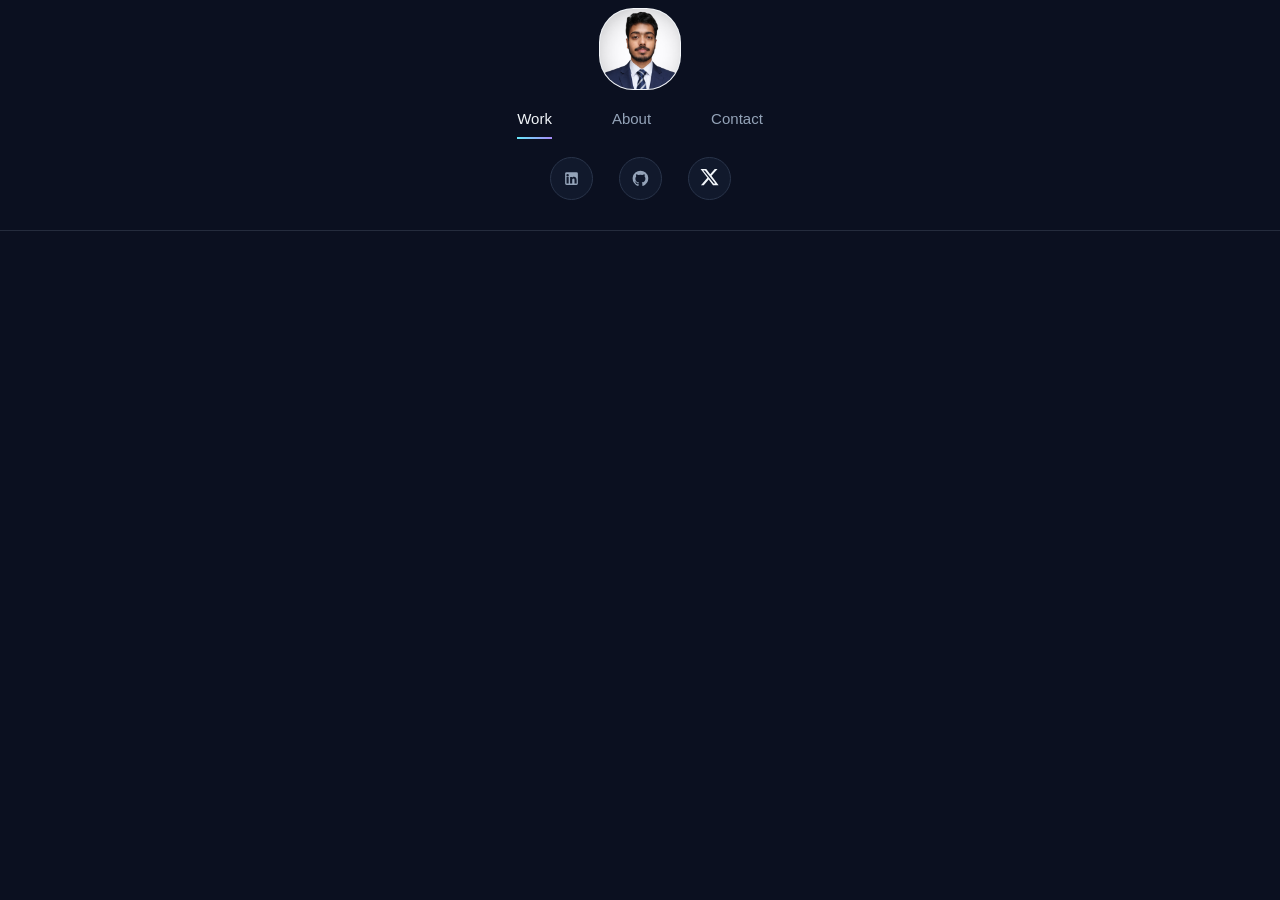
<file: Portfolio/index.html>
<!DOCTYPE html>
<html lang="en">

<head>
  <meta charset="UTF-8" />
  <meta name="viewport" content="width=device-width, initial-scale=1.0" />
  <meta name="description" content="Minimal personal portfolio navigation" />
  <title>Portfolio Navbar</title>
  <link rel="stylesheet" href="style.css" />
  <link rel="stylesheet" href="header.css">
  <link rel="stylesheet" href="ani.css">

<script src="header-loader.js" defer></script>

</head>

<body>
  <div id="site-header"></div>

  <!-- Futuristic Portfolio Intro -->
<div class="portfolio-intro" id="portfolioIntro">
    <div class="intro-grid"></div>
    <div class="intro-glow"></div>

    <div class="intro-content">
        <div class="intro-orbit orbit-one"></div>
        <div class="intro-orbit orbit-two"></div>

        <div class="intro-image-wrap">
            <div class="image-scanner"></div>
            <img src="dk.jpeg" alt="My Profile" class="intro-image">
        </div>

        <div class="intro-label">
            <span class="status-dot"></span>
            SYSTEM INITIALIZED
        </div>

        <h1 class="intro-title">
            <span>WELCOME TO</span>
            <strong>MY <em>PORTFOLIO</em></strong>
        </h1>

        <p class="intro-subtitle">
            CREATIVITY <span>×</span> CODE <span>×</span> INNOVATION
        </p>

        <div class="intro-progress">
            <div class="intro-progress-fill"></div>
        </div>

        <div class="intro-loading">
            <span>INITIALIZING EXPERIENCE</span>
            <span class="loading-percent">100%</span>
        </div>
    </div>

    <div class="intro-corner corner-tl"></div>
    <div class="intro-corner corner-tr"></div>
    <div class="intro-corner corner-bl"></div>
    <div class="intro-corner corner-br"></div>
</div>
</body>

</html>
</file>
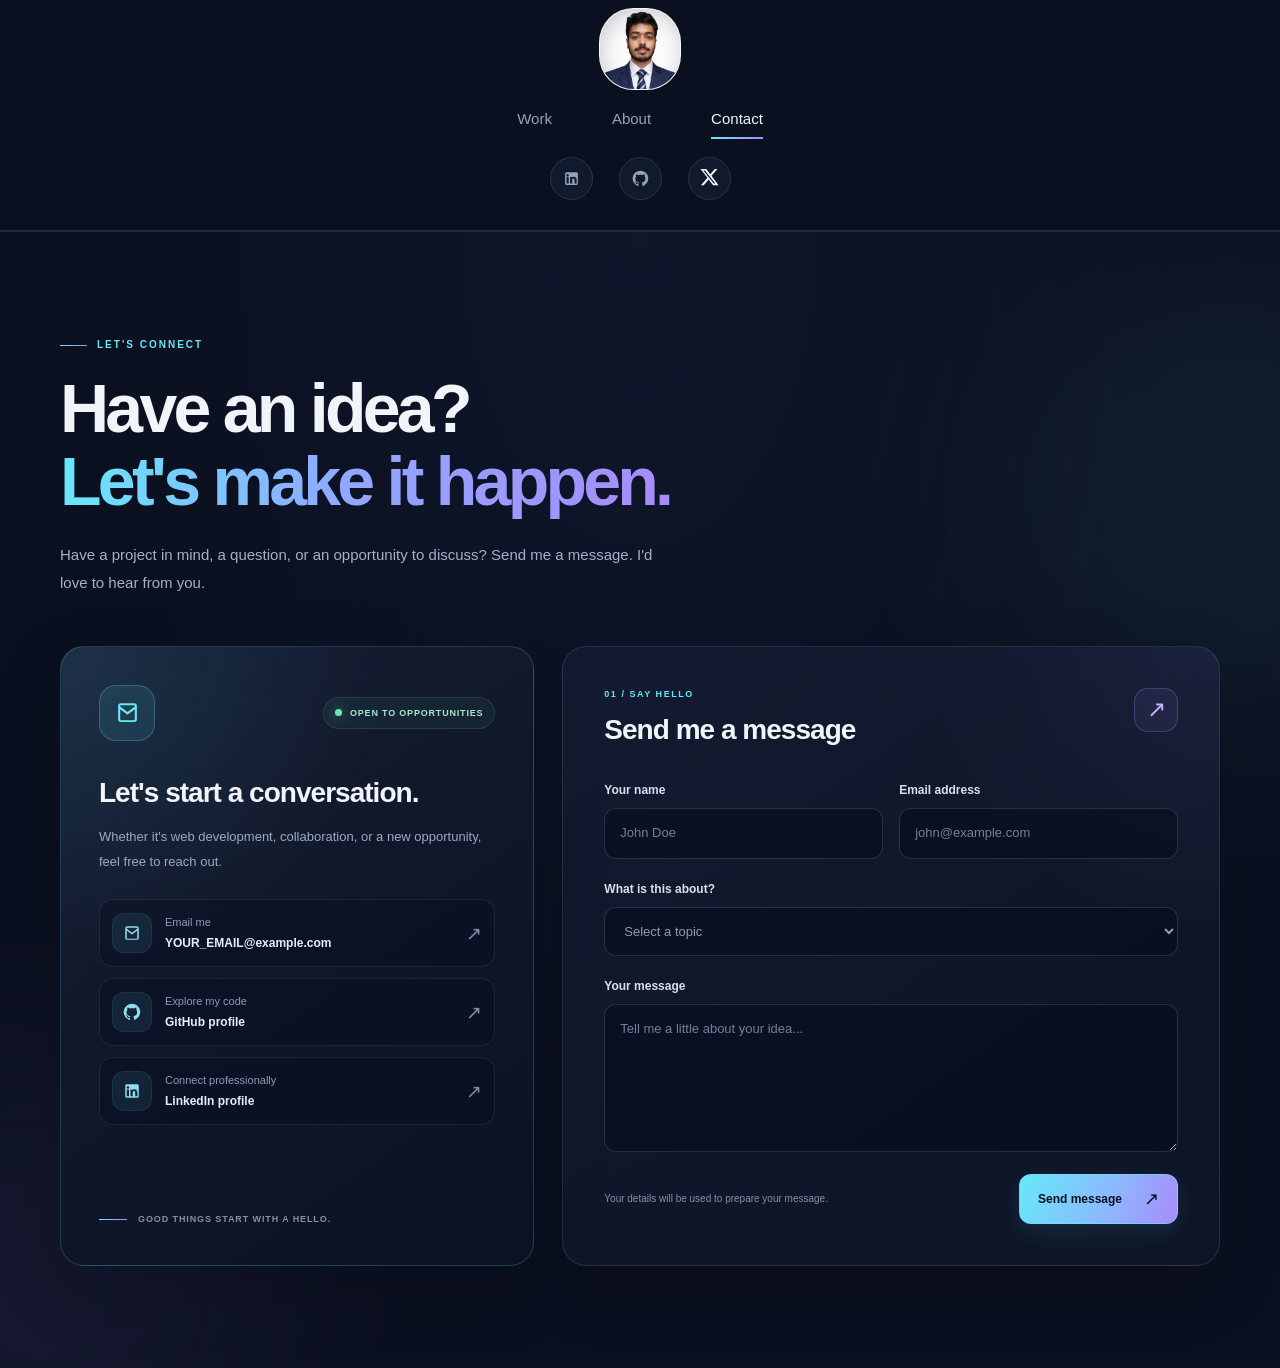
<file: Portfolio/contact.html>
<!DOCTYPE html>
<html lang="en">

<head>
    <meta charset="UTF-8">
    <meta name="viewport" content="width=device-width, initial-scale=1.0">
    <title>Contact</title>
    <link rel="stylesheet" href="style.css">
    <link rel="stylesheet" href="contact.css">
    <link rel="stylesheet" href="header.css">
    
    <script src="header-loader.js" defer></script>
    <script src="contact.js" defer></script>
</head>

<body>


    <div id="site-header"></div>
    <!-- =========================================
     MODERN CONTACT SECTION
     ========================================= -->

    <section class="contact-section" id="contact">

        <div class="contact-heading">
            <p class="eyebrow">LET'S CONNECT</p>

            <h2>
                Have an idea?<br>
                <span>Let's make it happen.</span>
            </h2>

            <p class="contact-intro">
                Have a project in mind, a question, or an opportunity to discuss?
                Send me a message. I'd love to hear from you.
            </p>
        </div>

        <div class="contact-layout">

            <!-- LEFT: CONTACT INFORMATION -->

            <aside class="contact-info">

                <div class="contact-info-top">
                    <div class="contact-icon-main" aria-hidden="true">
                        <svg viewBox="0 0 24 24">
                            <path
                                d="M3 5.5A2.5 2.5 0 0 1 5.5 3h13A2.5 2.5 0 0 1 21 5.5v13a2.5 2.5 0 0 1-2.5 2.5h-13A2.5 2.5 0 0 1 3 18.5v-13ZM5 6v.3l7 5.2 7-5.2V6a1 1 0 0 0-.5-1h-13A1 1 0 0 0 5 6Zm14 2.8-6.4 4.8a1 1 0 0 1-1.2 0L5 8.8v9.7a1 1 0 0 0 1 1h12a1 1 0 0 0 1-1V8.8Z" />
                        </svg>
                    </div>

                    <span class="contact-status">
                        <span class="contact-status-dot"></span>
                        OPEN TO OPPORTUNITIES
                    </span>
                </div>

                <h3>Let's start a conversation.</h3>

                <p class="contact-info-description">
                    Whether it's web development, collaboration, or a new
                    opportunity, feel free to reach out.
                </p>

                <div class="contact-detail-list">

                    <a class="contact-detail" href="mailto:YOUR_EMAIL@example.com">
                        <span class="contact-detail-icon" aria-hidden="true">
                            <svg viewBox="0 0 24 24">
                                <path
                                    d="M3 5.5A2.5 2.5 0 0 1 5.5 3h13A2.5 2.5 0 0 1 21 5.5v13a2.5 2.5 0 0 1-2.5 2.5h-13A2.5 2.5 0 0 1 3 18.5v-13ZM5 6v.3l7 5.2 7-5.2V6a1 1 0 0 0-.5-1h-13A1 1 0 0 0 5 6Zm14 2.8-6.4 4.8a1 1 0 0 1-1.2 0L5 8.8v9.7a1 1 0 0 0 1 1h12a1 1 0 0 0 1-1V8.8Z" />
                            </svg>
                        </span>

                        <span class="contact-detail-text">
                            <small>Email me</small>
                            <strong>YOUR_EMAIL@example.com</strong>
                        </span>

                        <span class="contact-detail-arrow" aria-hidden="true">↗</span>
                    </a>

                    <a class="contact-detail" href="https://github.com/" target="_blank" rel="noopener noreferrer">

                        <span class="contact-detail-icon" aria-hidden="true">
                            <svg viewBox="0 0 24 24">
                                <path
                                    d="M12 .9a11.1 11.1 0 0 0-3.51 21.63c.55.1.76-.24.76-.53v-2.08c-3.1.67-3.75-1.32-3.75-1.32-.5-1.28-1.24-1.62-1.24-1.62-1.01-.69.08-.68.08-.68 1.12.08 1.71 1.15 1.71 1.15 1 .1.67 2.18 3.08 1.55.1-.72.4-1.2.72-1.48-2.48-.28-5.09-1.24-5.09-5.53 0-1.22.44-2.21 1.15-2.99-.12-.28-.5-1.42.11-2.95 0 0 .94-.3 3.05 1.14a10.6 10.6 0 0 1 5.55 0c2.11-1.44 3.05-1.14 3.05-1.14.61 1.53.23 2.67.11 2.95.72.78 1.15 1.77 1.15 2.99 0 4.3-2.61 5.25-5.1 5.53.4.35.76 1.03.76 2.08V22c0 .29.2.63.76.53A11.1 11.1 0 0 0 12 .9Z" />
                            </svg>
                        </span>

                        <span class="contact-detail-text">
                            <small>Explore my code</small>
                            <strong>GitHub profile</strong>
                        </span>

                        <span class="contact-detail-arrow" aria-hidden="true">↗</span>
                    </a>

                    <a class="contact-detail" href="https://www.linkedin.com/" target="_blank"
                        rel="noopener noreferrer">

                        <span class="contact-detail-icon" aria-hidden="true">
                            <svg viewBox="0 0 24 24">
                                <path
                                    d="M19 3a2 2 0 0 1 2 2v14a2 2 0 0 1-2 2H5a2 2 0 0 1-2-2V5a2 2 0 0 1 2-2h14ZM8 10H5v9h3v-9ZM6.5 5.5a1.75 1.75 0 1 0 0 3.5 1.75 1.75 0 0 0 0-3.5ZM19 13.5c0-2.7-1.45-4-3.4-4-1.55 0-2.25.85-2.6 1.45V10h-3v9h3v-4.5c0-1.2.23-2.4 1.75-2.4s1.5 1.4 1.5 2.5V19h3v-5.5Z" />
                            </svg>
                        </span>

                        <span class="contact-detail-text">
                            <small>Connect professionally</small>
                            <strong>LinkedIn profile</strong>
                        </span>

                        <span class="contact-detail-arrow" aria-hidden="true">↗</span>
                    </a>

                </div>

                <div class="contact-info-footer">
                    <span class="contact-footer-line"></span>
                    <span>GOOD THINGS START WITH A HELLO.</span>
                </div>

            </aside>


            <!-- RIGHT: CONTACT FORM -->

            <div class="contact-form-panel">

                <div class="contact-form-heading">
                    <div>
                        <span class="form-step">01 / SAY HELLO</span>
                        <h3>Send me a message</h3>
                    </div>

                    <div class="form-heading-icon" aria-hidden="true">&nearr;</div>
                </div>

                <form class="contact-form" id="contact-form">

                    <div class="contact-field-row">

                        <div class="contact-field">
                            <label for="contact-name">Your name</label>
                            <input type="text" id="contact-name" name="name" placeholder="John Doe" autocomplete="name"
                                required>
                        </div>

                        <div class="contact-field">
                            <label for="contact-email">Email address</label>
                            <input type="email" id="contact-email" name="email" placeholder="john@example.com"
                                autocomplete="email" required>
                        </div>

                    </div>

                    <div class="contact-field">
                        <label for="contact-subject">What is this about?</label>

                        <select id="contact-subject" name="subject" required>
                            <option value="" disabled selected>Select a topic</option>
                            <option value="Project collaboration">Project collaboration</option>
                            <option value="Web development">Web development</option>
                            <option value="Job opportunity">Job opportunity</option>
                            <option value="General enquiry">General enquiry</option>
                            <option value="Other">Other</option>
                        </select>
                    </div>

                    <div class="contact-field">
                        <label for="contact-message">Your message</label>

                        <textarea id="contact-message" name="message" rows="5"
                            placeholder="Tell me a little about your idea..." required></textarea>
                    </div>

                    <div class="contact-submit-row">
                        <p class="contact-privacy-note">
                            Your details will be used to prepare your message.
                        </p>

                        <button class="contact-submit" type="submit">
                            <span>Send message</span>
                            <span class="submit-arrow" aria-hidden="true">↗</span>
                        </button>
                    </div>

                    <p class="contact-form-feedback" id="contact-feedback" role="status" aria-live="polite"></p>

                </form>

            </div>

        </div>

    </section>
</body>

</html>
</file>
<file: Portfolio/style.css>
/* ============================================
   PORTFOLIO DESIGN SYSTEM
   Deep Navy + Electric Cyan + Violet
   ============================================ */

:root {
  --page-bg: #0B1020;
  --card-bg: #151D33;
  --text: #F1F5F9;
  --muted: #94A3B8;
  --accent: #67E8F9;
  --accent-violet: #A78BFA;
  --border: rgba(148, 163, 184, 0.18);
  --font: Georgia, "Times New Roman", serif;
  --nav-glass: rgba(11, 16, 32, 0.88);
}

/* ============================================
   GLOBAL RESET
   ============================================ */

*,
*::before,
*::after {
  box-sizing: border-box;
}

html {
  scroll-behavior: smooth;
  scroll-padding-top: 30px;
}

body {
  margin: 0;
  min-height: 100vh;
  background: var(--page-bg);
  color: var(--text);
  font-family: var(--font);
  line-height: 1.6;
  overflow-x: hidden;
}

/* Selection color */

::selection {
  background: rgba(103, 232, 249, 0.25);
  color: #FFFFFF;
}

/* Images */

img,
svg {
  max-width: 100%;
}

/* ============================================
   SITE NAVIGATION HEADER
   ============================================ */

.site-header {
  position: relative;
  z-index: 100;

  display: flex;
  flex-direction: column;
  align-items: center;

  width: 100%;
  min-height: 50px;
  padding: 22px 24px 30px;

  background: var(--nav-glass);
  border-bottom: 1px solid var(--border);

  backdrop-filter: blur(18px);
  -webkit-backdrop-filter: blur(18px);
}

/* Logo */

.brand {
  display: block;
  width: 100px;
  height: 82px;
  margin-bottom: 18px;
  flex-shrink: 0;
}

.brand img {
  display: block;
  width: 100%;
  height: 100%;
  object-fit: contain;
  border-radius: 50%;

  transition:
    transform 0.3s ease,
    filter 0.3s ease;
}

.brand:hover img {
  transform: scale(1.05);
  filter: drop-shadow(0 0 12px rgba(103, 232, 249, 0.22));
}

/* ============================================
   MAIN NAVIGATION
   ============================================ */

.main-navigation {
  display: flex;
  align-items: center;
  justify-content: center;
  flex-wrap: wrap;
  gap: clamp(24px, 5vw, 54px);
}

.nav-link {
  position: relative;
  display: inline-block;

  color: var(--muted);
  text-decoration: none;

  font-family: Arial, Helvetica, sans-serif;
  font-size: clamp(15px, 1.4vw, 18px);
  line-height: 1.5;
  font-weight: 500;
  letter-spacing: 0.3px;

  transition:
    color 0.25s ease,
    transform 0.25s ease;
}

/* Animated underline */

.nav-link::after {
  content: "";
  position: absolute;
  left: 0;
  bottom: -6px;

  width: 100%;
  height: 2px;

  background: linear-gradient(
    90deg,
    var(--accent),
    var(--accent-violet)
  );

  transform: scaleX(0);
  transform-origin: left;
  transition: transform 0.25s ease;
}

.nav-link:hover,
.nav-link:focus-visible,
.nav-link.active {
  color: var(--text);
}

.nav-link:hover {
  transform: translateY(-1px);
}

.nav-link:hover::after,
.nav-link:focus-visible::after,
.nav-link.active::after {
  transform: scaleX(1);
}

.nav-link:focus-visible {
  outline: 2px solid var(--accent);
  outline-offset: 7px;
  border-radius: 2px;
}

/* ============================================
   SOCIAL MEDIA LINKS
   ============================================ */

.social-links {
  display: flex;
  align-items: center;
  justify-content: center;
  flex-wrap: wrap;
  gap: 26px;

  margin-top: 24px;
}

.social-links a {
  display: inline-flex;
  align-items: center;
  justify-content: center;

  width: 42px;
  height: 42px;

  color: var(--muted);
  text-decoration: none;

  background: rgba(21, 29, 51, 0.65);
  border: 1px solid var(--border);
  border-radius: 50%;

  transition:
    color 0.25s ease,
    background 0.25s ease,
    border-color 0.25s ease,
    transform 0.25s ease,
    box-shadow 0.25s ease;
}

.social-links svg {
  display: block;
  width: 19px;
  height: 19px;
  fill: currentColor;
}

.social-links a:hover {
  color: var(--accent);
  background: rgba(103, 232, 249, 0.08);
  border-color: rgba(103, 232, 249, 0.55);

  transform: translateY(-4px);

  box-shadow: 0 8px 22px rgba(103, 232, 249, 0.08);
}

.social-links a:focus-visible {
  outline: 2px solid var(--accent);
  outline-offset: 4px;
}

/* Special social icon styles */

.social-x {
  font-size: 21px;
  font-weight: 300;
}

.social-behance {
  font-family: Arial, sans-serif;
  font-size: 19px;
  font-weight: 800;
  letter-spacing: -1px;
}

.social-dribbble svg {
  fill: none;
  stroke: currentColor;
  stroke-width: 1.45;
}

/* ============================================
   MOBILE NAVIGATION BUTTON
   ============================================ */

.menu-toggle {
  display: none;

  align-items: center;
  justify-content: center;
  flex-direction: column;
  gap: 5px;

  width: 42px;
  height: 42px;
  padding: 9px;

  color: var(--text);
  background: rgba(21, 29, 51, 0.85);
  border: 1px solid var(--border);
  border-radius: 12px;

  cursor: pointer;
  transition:
    border-color 0.25s ease,
    background 0.25s ease;
}

.menu-toggle:hover {
  background: var(--card-bg);
  border-color: var(--accent);
}

.menu-toggle span {
  display: block;
  width: 100%;
  height: 2px;

  background: var(--text);
  border-radius: 4px;

  transition:
    transform 0.25s ease,
    opacity 0.25s ease;
}

.menu-toggle[aria-expanded="true"] span:first-child {
  transform: translateY(7px) rotate(45deg);
}

.menu-toggle[aria-expanded="true"] span:nth-child(2) {
  opacity: 0;
}

.menu-toggle[aria-expanded="true"] span:last-child {
  transform: translateY(-7px) rotate(-45deg);
}

/* Optional demo content */

.demo-content {
  display: none;
}

/* ============================================
   MOBILE RESPONSIVE DESIGN
   ============================================ */

@media (max-width: 600px) {
  .site-header {
    min-height: 0;
    padding: 18px 20px 25px;
  }

  .brand {
    width: 78px;
    height: 70px;
    margin-bottom: 18px;
  }

  .menu-toggle {
    display: flex;

    position: absolute;
    top: 20px;
    right: 18px;
  }

  .main-navigation {
    display: none;

    flex-direction: column;
    align-items: center;
    gap: 18px;

    width: 100%;
    padding: 20px 0 5px;
  }

  .main-navigation.is-open {
    display: flex;
  }

  .nav-link {
    font-size: 21px;
  }

  .social-links {
    gap: 17px;
    margin-top: 22px;
  }

  .social-links a {
    width: 39px;
    height: 39px;
  }
}

/* ============================================
   REDUCED MOTION ACCESSIBILITY
   ============================================ */

@media (prefers-reduced-motion: reduce) {
  html {
    scroll-behavior: auto;
  }

  *,
  *::before,
  *::after {
    animation-duration: 0.01ms !important;
    animation-iteration-count: 1 !important;
    transition-duration: 0.01ms !important;
  }
}
</file>
<file: Portfolio/header.css>
/* =========================================
   MODERN PORTFOLIO HEADER
   Deep Navy + Cyan + Violet
   ========================================= */

.portfolio-header {
  --header-bg: #0B1020;
  --header-text: #F1F5F9;
  --header-muted: #94A3B8;
  --header-cyan: #67E8F9;
  --header-violet: #A78BFA;
  --header-border: rgba(148, 163, 184, 0.19);

  position: relative;
  z-index: 100;

  display: flex;
  flex-direction: column;
  align-items: center;

  width: 100%;
  padding: 8px 24px 30px;

  background: var(--header-bg);
  border-bottom: 1px solid var(--header-border);

  font-family: "DM Sans", Arial, sans-serif;
  isolation: isolate;
}

/* Profile logo */

.portfolio-header__brand {
  display: block;
  width: 82px;
  height: 82px;
  margin-bottom: 15px;
  flex-shrink: 0;

  overflow: hidden;
  border-radius: 42%;

  background: #F1F5F9;
  border: 1px solid rgba(255, 255, 255, 0.12);

  transition:
    transform 0.3s ease,
    box-shadow 0.3s ease;
}

.portfolio-header__brand img {
  display: block;
  width: 100%;
  height: 100%;
  object-fit: cover;
  object-position: center top;
}

.portfolio-header__brand:hover {
  transform: translateY(-2px);

  box-shadow:
    0 0 0 3px rgba(103, 232, 249, 0.08),
    0 8px 28px rgba(103, 232, 249, 0.12);
}

/* Navigation */

.portfolio-header__nav {
  display: flex;
  align-items: center;
  justify-content: center;
  flex-wrap: wrap;

  gap: clamp(28px, 5.5vw, 60px);
}

.portfolio-header__link {
  position: relative;
  display: inline-block;
  padding: 3px 0 8px;

  color: var(--header-muted);
  text-decoration: none;

  font-size: 15px;
  font-weight: 500;
  line-height: 1.5;

  transition: color 0.25s ease;
}

/* Animated underline */

.portfolio-header__link::after {
  content: "";
  position: absolute;
  right: 0;
  bottom: 0;
  left: 0;

  height: 2px;

  background: linear-gradient(
    90deg,
    var(--header-cyan),
    var(--header-violet)
  );

  transform: scaleX(0);
  transform-origin: center;

  transition: transform 0.25s ease;
}

/* Hover and active states */

.portfolio-header__link:hover,
.portfolio-header__link:focus-visible,
.portfolio-header__link.is-active {
  color: var(--header-text);
}

.portfolio-header__link:hover::after,
.portfolio-header__link:focus-visible::after,
.portfolio-header__link.is-active::after {
  transform: scaleX(1);
}

.portfolio-header__link:focus-visible {
  outline: 2px solid var(--header-cyan);
  outline-offset: 5px;
}

/* Social icons */

.portfolio-header__socials {
  display: flex;
  align-items: center;
  justify-content: center;
  gap: 26px;

  margin-top: 18px;
}

.portfolio-header__social {
  display: grid;
  place-items: center;

  width: 43px;
  height: 43px;
  flex-shrink: 0;

  color: var(--header-muted);
  text-decoration: none;

  background: #11192C;
  border: 1px solid #29344A;
  border-radius: 50%;

  transition:
    color 0.25s ease,
    background 0.25s ease,
    border-color 0.25s ease,
    transform 0.25s ease,
    box-shadow 0.25s ease;
}

.portfolio-header__social svg {
  display: block;
  width: 17px;
  height: 17px;
  fill: currentColor;
}

.portfolio-header__social:hover {
  color: var(--header-cyan);
  background: #17243A;

  border-color: rgba(103, 232, 249, 0.45);
  transform: translateY(-3px);

  box-shadow:
    0 6px 20px rgba(103, 232, 249, 0.08);
}

.portfolio-header__social:focus-visible {
  outline: 2px solid var(--header-cyan);
  outline-offset: 4px;
}

/* Mobile hamburger */

.portfolio-header__toggle {
  display: none;

  align-items: center;
  justify-content: center;
  flex-direction: column;
  gap: 5px;

  width: 40px;
  height: 40px;
  padding: 9px;

  position: absolute;
  top: 24px;
  right: 18px;

  background: #11192C;
  border: 1px solid #29344A;
  border-radius: 11px;

  cursor: pointer;
}

.portfolio-header__toggle span {
  display: block;
  width: 100%;
  height: 2px;

  background: var(--header-text);
  border-radius: 4px;

  transition:
    transform 0.25s ease,
    opacity 0.25s ease;
}

.portfolio-header__toggle[aria-expanded="true"] span:first-child {
  transform: translateY(7px) rotate(45deg);
}

.portfolio-header__toggle[aria-expanded="true"] span:nth-child(2) {
  opacity: 0;
}

.portfolio-header__toggle[aria-expanded="true"] span:last-child {
  transform: translateY(-7px) rotate(-45deg);
}

.portfolio-header__toggle:focus-visible {
  outline: 2px solid var(--header-cyan);
  outline-offset: 4px;
}

/* Mobile layout */

@media (max-width: 560px) {
  .portfolio-header {
    padding: 10px 18px 24px;
  }

  .portfolio-header__brand {
    width: 72px;
    height: 72px;
    margin-bottom: 18px;
  }

  .portfolio-header__toggle {
    display: flex;
  }

  .portfolio-header__nav {
    display: none;

    width: 100%;
    flex-direction: column;
    gap: 12px;

    padding: 16px 0 5px;
  }

  .portfolio-header__nav.is-open {
    display: flex;
  }

  .portfolio-header__link {
    font-size: 16px;
  }

  .portfolio-header__socials {
    gap: 20px;
    margin-top: 18px;
  }

  .portfolio-header__social {
    width: 40px;
    height: 40px;
  }
}

/* Reduced motion */

@media (prefers-reduced-motion: reduce) {
  .portfolio-header *,
  .portfolio-header *::before,
  .portfolio-header *::after {
    transition-duration: 0.01ms !important;
  }
}

/* Ensure the X icon is visible */
.portfolio-header__social[aria-label="X"] {
    display: grid;
    place-items: center;
    visibility: visible;
    opacity: 1;
    color: #F1F5F9;
}

.portfolio-header__social[aria-label="X"] svg {
    display: block;
    width: 20px;
    height: 20px;
    fill: currentColor;
}

.portfolio-header__social[aria-label="X"] svg path {
    fill: currentColor;
}
</file>
<file: Portfolio/ani.css>
/* ===== FUTURISTIC PORTFOLIO INTRO ===== */

.portfolio-intro {
    --cyan: #48f5ff;
    --violet: #a855f7;

    position: fixed;
    inset: 0;
    z-index: 99999;
    display: flex;
    align-items: center;
    justify-content: center;
    overflow: hidden;
    isolation: isolate;
    color: #f1f5f9;
    background: #080d1b;
    animation: intro-exit 0.8s ease-in-out 4.2s forwards;
}

.intro-grid {
    position: absolute;
    inset: -50%;
    z-index: -2;
    background-image:
        linear-gradient(#48f5ff12 1px, transparent 1px),
        linear-gradient(90deg, #48f5ff12 1px, transparent 1px);
    background-size: 48px 48px;
    transform: perspective(500px) rotateX(55deg) scale(1.8);
    animation: grid-move 8s linear infinite;
}

.intro-glow {
    position: absolute;
    width: 500px;
    height: 500px;
    z-index: -1;
    background: radial-gradient(
        circle,
        #7c3aed38,
        #06b6d41a 40%,
        transparent 70%
    );
    filter: blur(30px);
    animation: glow-pulse 3s ease-in-out infinite alternate;
}

.intro-content {
    position: relative;
    display: flex;
    flex-direction: column;
    align-items: center;
    width: min(90%, 750px);
    text-align: center;
    animation: content-appear 1s ease-out both;
}

/* Profile image */

.intro-image-wrap {
    position: relative;
    width: 150px;
    height: 150px;
    padding: 5px;
    margin-bottom: 27px;
    border-radius: 50%;
    border: 1px solid #48f5ff;
    box-shadow:
        0 0 18px #48f5ff55,
        inset 0 0 18px #48f5ff22;
    animation: image-appear 1s ease-out 0.2s both,
               image-float 3s ease-in-out 1.2s infinite;
}

.intro-image-wrap::before,
.intro-image-wrap::after {
    content: "";
    position: absolute;
    inset: -10px;
    border: 1px solid #a855f766;
    border-radius: 50%;
    animation: ring-rotate 7s linear infinite;
}

.intro-image-wrap::after {
    inset: -19px;
    border-color: #48f5ff55;
    border-style: dashed;
    animation-direction: reverse;
    animation-duration: 18s;
}

.intro-image {
    width: 100%;
    height: 100%;
    object-fit: cover;
    border-radius: 50%;
    display: block;
}

.image-scanner {
    position: absolute;
    z-index: 2;
    left: 0;
    right: 0;
    top: 0;
    height: 3px;
    background: var(--cyan);
    box-shadow: 0 0 18px var(--cyan);
    animation: scan-image 2s ease-in-out 0.4s both;
    pointer-events: none;
}

/* Orbit accents */

.intro-orbit {
    position: absolute;
    top: 72px;
    width: 220px;
    height: 70px;
    border: 1px solid #48f5ff35;
    border-radius: 50%;
    pointer-events: none;
}

.orbit-one {
    transform: rotate(35deg);
    animation: ring-rotate 5s linear infinite;
}

.orbit-two {
    transform: rotate(-35deg);
    border-color: #a855f755;
    animation: ring-rotate 8s linear infinite reverse;
}

/* Typography */

.intro-label {
    display: flex;
    align-items: center;
    gap: 9px;
    margin: 7px 0 15px;
    font: 11px monospace;
    letter-spacing: 4px;
    color: #94a3b8;
    animation: text-appear 0.8s ease-out 0.7s both;
}

.status-dot {
    width: 7px;
    height: 7px;
    border-radius: 50%;
    background: var(--cyan);
    box-shadow: 0 0 12px var(--cyan);
    animation: dot-blink 1s infinite;
}

.intro-title {
    margin: 0;
    font-family: Arial, Helvetica, sans-serif;
    font-size: clamp(30px, 6vw, 64px);
    line-height: 1.15;
    font-weight: 800;
    letter-spacing: -2px;
    animation: title-appear 1s cubic-bezier(.2,.8,.2,1) 0.9s both;
}

.intro-title > span,
.intro-title > strong {
    display: block;
}

.intro-title > span {
    color: #f8fafc;
}

.intro-title strong {
    margin-top: 5px;
    color: var(--cyan);
    text-shadow: 0 0 30px #48f5ff45;
}

.intro-title em {
    font-style: normal;
    color: transparent;
    -webkit-text-stroke: 1px #a855f7;
    text-shadow: none;
}

.intro-subtitle {
    margin: 20px 0 28px;
    color: #94a3b8;
    font: 10px monospace;
    letter-spacing: 3px;
    animation: text-appear 0.8s ease-out 1.3s both;
}

.intro-subtitle span {
    color: var(--cyan);
    padding: 0 5px;
}

/* Progress bar */

.intro-progress {
    width: min(280px, 80%);
    height: 2px;
    overflow: hidden;
    background: #ffffff18;
}

.intro-progress-fill {
    width: 100%;
    height: 100%;
    background: linear-gradient(90deg, #a855f7, #48f5ff);
    box-shadow: 0 0 12px var(--cyan);
    transform: scaleX(0);
    transform-origin: left;
    animation: progress-fill 3.5s linear 0.4s forwards;
}

.intro-loading {
    display: flex;
    justify-content: space-between;
    gap: 25px;
    width: min(280px, 80%);
    margin-top: 10px;
    font: 9px monospace;
    letter-spacing: 1px;
    color: #64748b;
    animation: text-appear 0.8s ease-out 1.4s both;
}

.loading-percent {
    color: var(--cyan);
}

/* Futuristic corner brackets */

.intro-corner {
    position: absolute;
    width: 35px;
    height: 35px;
    border-color: #48f5ff88;
    border-style: solid;
    animation: corner-appear 1s ease-out 0.5s both;
}

.corner-tl {
    top: 30px;
    left: 30px;
    border-width: 1px 0 0 1px;
}

.corner-tr {
    top: 30px;
    right: 30px;
    border-width: 1px 1px 0 0;
}

.corner-bl {
    bottom: 30px;
    left: 30px;
    border-width: 0 0 1px 1px;
}

.corner-br {
    bottom: 30px;
    right: 30px;
    border-width: 0 1px 1px 0;
}

/* Animation keyframes */

@keyframes intro-exit {
    to {
        opacity: 0;
        visibility: hidden;
        pointer-events: none;
    }
}

@keyframes content-appear {
    from {
        opacity: 0;
        transform: translateY(20px);
    }
    to {
        opacity: 1;
        transform: translateY(0);
    }
}

@keyframes image-appear {
    from {
        opacity: 0;
        transform: scale(.4);
        filter: blur(15px);
    }
    to {
        opacity: 1;
        transform: scale(1);
        filter: blur(0);
    }
}

@keyframes image-float {
    0%, 100% { translate: 0 0; }
    50% { translate: 0 -6px; }
}

@keyframes title-appear {
    from {
        opacity: 0;
        transform: translateY(25px);
        filter: blur(8px);
    }
    to {
        opacity: 1;
        transform: translateY(0);
        filter: blur(0);
    }
}

@keyframes text-appear {
    from { opacity: 0; letter-spacing: 7px; }
    to { opacity: 1; letter-spacing: 3px; }
}

@keyframes ring-rotate {
    to { rotate: 360deg; }
}

@keyframes scan-image {
    0% { top: 0; opacity: 0; }
    15%, 80% { opacity: 1; }
    100% { top: 100%; opacity: 0; }
}

@keyframes grid-move {
    to { background-position: 0 48px; }
}

@keyframes glow-pulse {
    from { opacity: .5; scale: .9; }
    to { opacity: 1; scale: 1.15; }
}

@keyframes progress-fill {
    to { transform: scaleX(1); }
}

@keyframes dot-blink {
    50% { opacity: .35; }
}

@keyframes corner-appear {
    from { opacity: 0; scale: .6; }
    to { opacity: 1; scale: 1; }
}

/* Responsive */

@media (max-width: 480px) {
    .intro-image-wrap {
        width: 115px;
        height: 115px;
        margin-bottom: 25px;
    }

    .intro-orbit {
        top: 55px;
        width: 175px;
        height: 60px;
    }

    .intro-title {
        letter-spacing: -1px;
    }

    .intro-subtitle {
        font-size: 8px;
        letter-spacing: 1px;
    }

    .intro-corner {
        width: 22px;
        height: 22px;
    }
}

@media (prefers-reduced-motion: reduce) {
    .intro-grid,
    .intro-glow,
    .intro-orbit,
    .intro-image-wrap,
    .intro-image-wrap::before,
    .intro-image-wrap::after {
        animation: none;
    }
}
</file>
<file: Portfolio/contact.css>
/* =========================================================
   PREMIUM CONTACT SECTION
   Deep navy · electric cyan · violet
   Works with the existing contact.html markup.
   ========================================================= */

.contact-section {
  --contact-bg: #0B1020;
  --contact-panel: #11192D;
  --contact-text: #F1F5F9;
  --contact-muted: #9AAAC1;
  --contact-cyan: #67E8F9;
  --contact-violet: #A78BFA;
  --contact-border: rgba(148, 163, 184, 0.17);

  position: relative;
  isolation: isolate;
  width: 100%;
  padding: clamp(64px, 7.5vw, 104px) clamp(20px, 4.5vw, 56px) clamp(76px, 8vw, 112px);
  overflow: hidden;
  border-top: 1px solid var(--contact-border);
  background:
    radial-gradient(ellipse at 50% 0%, rgba(25, 39, 72, 0.28), transparent 58%),
    var(--contact-bg);
  font-family: "DM Sans", Inter, Arial, sans-serif;
}

.contact-section,
.contact-section *,
.contact-section *::before,
.contact-section *::after {
  box-sizing: border-box;
}

.contact-section::before,
.contact-section::after {
  content: "";
  position: absolute;
  z-index: -1;
  width: clamp(260px, 36vw, 460px);
  aspect-ratio: 1;
  border-radius: 50%;
  filter: blur(100px);
  pointer-events: none;
  opacity: 0.62;
  animation: contact-glow-drift 19s ease-in-out infinite alternate;
}

.contact-section::before {
  top: 34px;
  right: -180px;
  background: rgba(103, 232, 249, 0.10);
}

.contact-section::after {
  bottom: -150px;
  left: -190px;
  background: rgba(167, 139, 250, 0.10);
  animation-delay: -6s;
}

/* Intro and shared content width */
.contact-heading,
.contact-layout {
  width: min(100%, 1160px);
  margin-inline: auto;
}

.contact-heading {
  max-width: 1160px;
  margin-bottom: clamp(30px, 4vw, 48px);
}

.contact-heading .eyebrow {
  display: inline-flex;
  align-items: center;
  gap: 10px;
  margin: 0 0 20px;
  color: var(--contact-cyan);
  font: 700 10px/1.4 "DM Sans", Inter, Arial, sans-serif;
  letter-spacing: 0.2em;
}

.contact-heading .eyebrow::before {
  content: "";
  display: inline-block;
  width: 27px;
  height: 1px;
  background: linear-gradient(90deg, var(--contact-cyan), var(--contact-violet));
}

.contact-heading h2 {
  max-width: 850px;
  margin: 0;
  color: var(--contact-text);
  font: 600 clamp(38px, 5.6vw, 68px)/1.08 "DM Sans", Inter, Arial, sans-serif;
  letter-spacing: -0.055em;
  text-wrap: balance;
}

.contact-heading h2 span {
  background: linear-gradient(100deg, #67E8F9 0%, #91A7FF 48%, #A78BFA 100%);
  -webkit-background-clip: text;
  background-clip: text;
  -webkit-text-fill-color: transparent;
}

.contact-intro {
  max-width: 610px;
  margin: 22px 0 0;
  color: #A4B1C7;
  font: 400 clamp(14px, 1.2vw, 15px)/1.9 "DM Sans", Inter, Arial, sans-serif;
}

/* Main two-column arrangement */
.contact-layout {
  display: grid;
  grid-template-columns: minmax(270px, 0.88fr) minmax(0, 1.22fr);
  gap: clamp(18px, 2.4vw, 28px);
  align-items: stretch;
}

/* Left: contact info card */
.contact-info {
  position: relative;
  display: flex;
  flex-direction: column;
  min-width: 0;
  padding: clamp(25px, 3vw, 38px);
  overflow: hidden;
  border: 1px solid rgba(103, 232, 249, 0.19);
  border-radius: 24px;
  background:
    radial-gradient(circle at 0% 0%, rgba(103, 232, 249, 0.105), transparent 42%),
    linear-gradient(145deg, rgba(21, 29, 51, 0.98), rgba(12, 18, 35, 0.99));
  box-shadow: 0 24px 70px rgba(0, 0, 0, 0.17);
  transition: transform 0.3s ease, border-color 0.3s ease, box-shadow 0.3s ease;
}

.contact-info-top {
  display: flex;
  align-items: center;
  justify-content: space-between;
  flex-wrap: wrap;
  gap: 14px;
  margin-bottom: clamp(24px, 3vw, 34px);
}

.contact-icon-main {
  display: grid;
  place-items: center;
  width: 56px;
  height: 56px;
  flex: 0 0 56px;
  color: var(--contact-cyan);
  background: rgba(103, 232, 249, 0.09);
  border: 1px solid rgba(103, 232, 249, 0.25);
  border-radius: 17px;
  box-shadow: inset 0 0 25px rgba(103, 232, 249, 0.04);
  transition: transform 0.3s ease, box-shadow 0.3s ease;
}

.contact-icon-main svg {
  display: block;
  width: 25px;
  height: 25px;
  fill: currentColor;
}

.contact-status {
  display: inline-flex;
  align-items: center;
  gap: 8px;
  padding: 9px 11px;
  color: #A4E8D0;
  background: rgba(110, 231, 183, 0.055);
  border: 1px solid rgba(110, 231, 183, 0.14);
  border-radius: 999px;
  font: 700 9px/1.4 "DM Sans", Inter, Arial, sans-serif;
  letter-spacing: 0.09em;
}

.contact-status-dot {
  width: 7px;
  height: 7px;
  flex: 0 0 7px;
  border-radius: 50%;
  background: #6EE7B7;
  box-shadow: 0 0 12px rgba(110, 231, 183, 0.55);
  animation: contact-status-pulse 2.4s ease-in-out infinite;
}

.contact-info h3,
.contact-form-heading h3 {
  margin: 0;
  color: var(--contact-text);
  font-family: "DM Sans", Inter, Arial, sans-serif;
  font-size: clamp(22px, 2.2vw, 28px);
  font-weight: 600;
  line-height: 1.32;
  letter-spacing: -0.035em;
}

.contact-info-description {
  margin: 13px 0 25px;
  color: var(--contact-muted);
  font: 400 13px/1.9 "DM Sans", Inter, Arial, sans-serif;
}

/* Contact links */
.contact-detail-list {
  display: grid;
  gap: 11px;
}

.contact-detail {
  display: flex;
  align-items: center;
  gap: 13px;
  min-width: 0;
  padding: 13px 12px;
  color: #E2E8F0;
  text-decoration: none;
  border: 1px solid rgba(148, 163, 184, 0.13);
  border-radius: 14px;
  background: rgba(5, 10, 25, 0.28);
  transition: background 0.25s ease, border-color 0.25s ease, transform 0.25s ease, box-shadow 0.25s ease;
}

.contact-detail:hover {
  transform: translateX(3px);
  border-color: rgba(103, 232, 249, 0.32);
  background: rgba(103, 232, 249, 0.06);
  box-shadow: 0 8px 24px rgba(0, 0, 0, 0.12);
}

.contact-detail-icon {
  display: grid;
  place-items: center;
  width: 40px;
  height: 40px;
  flex: 0 0 40px;
  color: #8EDFF2;
  background: rgba(103, 232, 249, 0.085);
  border: 1px solid rgba(103, 232, 249, 0.08);
  border-radius: 12px;
}

.contact-detail-icon svg {
  display: block;
  width: 18px;
  height: 18px;
  fill: currentColor;
}

.contact-detail-text {
  display: grid;
  gap: 4px;
  flex: 1;
  min-width: 0;
}

.contact-detail-text small {
  color: #899BB6;
  font: 500 11px/1.4 "DM Sans", Inter, Arial, sans-serif;
}

.contact-detail-text strong {
  overflow-wrap: anywhere;
  color: #E5EDF8;
  font: 600 12px/1.5 "DM Sans", Inter, Arial, sans-serif;
}

.contact-detail-arrow {
  flex: 0 0 auto;
  color: #7D8DA8;
  font: 400 19px/1 Arial, sans-serif;
  transition: color 0.25s ease, transform 0.25s ease;
}

.contact-detail:hover .contact-detail-arrow {
  color: var(--contact-cyan);
  transform: translate(2px, -2px);
}

.contact-detail:focus-visible {
  outline: 2px solid var(--contact-cyan);
  outline-offset: 3px;
}

.contact-info-footer {
  display: flex;
  align-items: center;
  gap: 11px;
  margin-top: auto;
  padding-top: 28px;
  color: #8291A9;
  font: 600 9px/1.7 "DM Sans", Inter, Arial, sans-serif;
  letter-spacing: 0.1em;
}

.contact-footer-line {
  width: 28px;
  height: 1px;
  flex: 0 0 28px;
  background: linear-gradient(90deg, var(--contact-cyan), var(--contact-violet));
}

/* Right: form panel */
.contact-form-panel {
  min-width: 0;
  padding: clamp(25px, 3.2vw, 42px);
  border: 1px solid rgba(148, 163, 184, 0.17);
  border-radius: 24px;
  background:
    radial-gradient(circle at 100% 0%, rgba(167, 139, 250, 0.07), transparent 32%),
    linear-gradient(145deg, rgba(21, 29, 51, 0.82), rgba(14, 21, 39, 0.94));
  box-shadow: 0 24px 70px rgba(0, 0, 0, 0.14);
  transition: border-color 0.3s ease, box-shadow 0.3s ease;
}

.contact-form-heading {
  display: flex;
  align-items: flex-start;
  justify-content: space-between;
  gap: 20px;
  margin-bottom: clamp(24px, 3vw, 32px);
}

.form-step {
  display: block;
  margin: 0 0 11px;
  color: var(--contact-cyan);
  font: 700 9px/1.5 "DM Sans", Inter, Arial, sans-serif;
  letter-spacing: 0.17em;
}

.form-heading-icon {
  display: grid;
  place-items: center;
  width: 44px;
  height: 44px;
  flex: 0 0 44px;
  color: #C4B5FD;
  font: 400 23px/1 Arial, sans-serif;
  border: 1px solid rgba(167, 139, 250, 0.26);
  border-radius: 14px;
  background: rgba(167, 139, 250, 0.075);
}

/* Form fields and spacing */
.contact-form {
  display: grid;
  gap: 21px;
}

.contact-field-row {
  display: grid;
  grid-template-columns: repeat(2, minmax(0, 1fr));
  gap: 16px;
}

.contact-field {
  display: grid;
  gap: 9px;
  min-width: 0;
}

.contact-field label {
  color: #D7E0EF;
  font: 600 12px/1.5 "DM Sans", Inter, Arial, sans-serif;
}

.contact-field input,
.contact-field select,
.contact-field textarea {
  display: block;
  width: 100%;
  min-width: 0;
  padding: 14px 15px;
  border: 1px solid rgba(148, 163, 184, 0.21);
  border-radius: 12px;
  outline: none;
  background: rgba(5, 10, 24, 0.48);
  color: var(--contact-text);
  font: 400 13px/1.6 "DM Sans", Inter, Arial, sans-serif;
  transition: border-color 0.22s ease, background 0.22s ease, box-shadow 0.22s ease;
}

.contact-field input,
.contact-field select {
  min-height: 49px;
}

.contact-field textarea {
  min-height: 148px;
  resize: vertical;
}

.contact-field input::placeholder,
.contact-field textarea::placeholder {
  color: #70809A;
  opacity: 1;
}

.contact-field select {
  color-scheme: dark;
  cursor: pointer;
}

.contact-field select:invalid {
  color: #8D9CB3;
}

.contact-field select option {
  background: #151D33;
  color: #F1F5F9;
}

.contact-field input:hover,
.contact-field select:hover,
.contact-field textarea:hover {
  border-color: rgba(148, 163, 184, 0.4);
}

.contact-field input:focus,
.contact-field select:focus,
.contact-field textarea:focus {
  border-color: rgba(103, 232, 249, 0.8);
  background: rgba(8, 16, 34, 0.92);
  box-shadow: 0 0 0 4px rgba(103, 232, 249, 0.09), 0 0 22px rgba(103, 232, 249, 0.035);
}

.contact-field input:user-invalid,
.contact-field select:user-invalid,
.contact-field textarea:user-invalid {
  border-color: rgba(248, 113, 113, 0.76);
}

.contact-field input:-webkit-autofill,
.contact-field input:-webkit-autofill:hover,
.contact-field input:-webkit-autofill:focus {
  -webkit-text-fill-color: #F1F5F9;
  box-shadow: 0 0 0 1000px #10182B inset;
  border-color: rgba(103, 232, 249, 0.38);
}

/* Submit row and feedback */
.contact-submit-row {
  display: flex;
  align-items: center;
  justify-content: space-between;
  flex-wrap: wrap;
  gap: 17px;
  margin-top: 1px;
}

.contact-privacy-note {
  flex: 1 1 170px;
  min-width: 0;
  margin: 0;
  color: #8291A9;
  font: 400 10px/1.8 "DM Sans", Inter, Arial, sans-serif;
}

.contact-submit {
  position: relative;
  isolation: isolate;
  display: inline-flex;
  align-items: center;
  justify-content: center;
  gap: 22px;
  min-height: 50px;
  padding: 12px 18px;
  overflow: hidden;
  border: 1px solid rgba(103, 232, 249, 0.55);
  border-radius: 12px;
  background: linear-gradient(110deg, #67E8F9, #8DB7FF 58%, #A78BFA);
  color: #0B1020;
  font: 700 12px/1.4 "DM Sans", Inter, Arial, sans-serif;
  cursor: pointer;
  box-shadow: 0 8px 25px rgba(103, 232, 249, 0.11);
  transition: transform 0.22s ease, box-shadow 0.22s ease, filter 0.22s ease, opacity 0.22s ease;
}

.contact-submit::after {
  content: "";
  position: absolute;
  inset: 0;
  z-index: -1;
  background: linear-gradient(110deg, transparent 20%, rgba(255, 255, 255, 0.36) 48%, transparent 76%);
  transform: translateX(-130%);
  transition: transform 0.65s ease;
  pointer-events: none;
}

.contact-submit:hover {
  transform: translateY(-2px);
  filter: brightness(1.05);
  box-shadow: 0 12px 29px rgba(103, 232, 249, 0.18);
}

.contact-submit:hover::after,
.contact-submit:focus-visible::after {
  transform: translateX(130%);
}

.contact-submit:active {
  transform: translateY(0);
}

.contact-submit:focus-visible {
  outline: 2px solid var(--contact-cyan);
  outline-offset: 4px;
}

.contact-submit:disabled,
.contact-form.is-submitting .contact-submit {
  cursor: wait;
  opacity: 0.68;
  transform: none;
  filter: saturate(0.75);
  box-shadow: none;
}

.submit-arrow {
  font: 400 18px/1 Arial, sans-serif;
}

.contact-form-feedback {
  margin: 0;
  color: #A4E8D0;
  font: 500 12px/1.7 "DM Sans", Inter, Arial, sans-serif;
}

.contact-form-feedback:empty {
  display: none;
}

.contact-form-feedback.is-success {
  color: #A4E8D0;
}

.contact-form-feedback.is-error {
  color: #FCA5A5;
}

.contact-form-panel:focus-within {
  border-color: rgba(167, 139, 250, 0.28);
  box-shadow: 0 28px 76px rgba(0, 0, 0, 0.17), 0 0 30px rgba(167, 139, 250, 0.04);
}

/* Tablet */
@media (max-width: 960px) {
  .contact-layout {
    grid-template-columns: minmax(0, 1fr);
    max-width: 760px;
  }

  .contact-heading {
    max-width: 760px;
  }

  .contact-info {
    min-height: 0;
  }

  .contact-info-footer {
    padding-top: 26px;
  }
}

/* Mobile */
@media (max-width: 600px) {
  .contact-section {
    padding: 55px 18px 68px;
  }

  .contact-heading,
  .contact-layout {
    width: 100%;
  }

  .contact-heading {
    margin-bottom: 29px;
  }

  .contact-heading .eyebrow {
    margin-bottom: 16px;
    font-size: 9px;
  }

  .contact-heading h2 {
    font-size: clamp(35px, 9vw, 48px);
    line-height: 1.1;
  }

  .contact-intro {
    margin-top: 17px;
    font-size: 13px;
    line-height: 1.85;
  }

  .contact-layout {
    gap: 17px;
  }

  .contact-info,
  .contact-form-panel {
    padding: 23px 19px;
    border-radius: 19px;
  }

  .contact-info-top {
    align-items: flex-start;
    flex-direction: column;
    margin-bottom: 23px;
  }

  .contact-status {
    font-size: 8px;
  }

  .contact-info-description {
    margin-bottom: 21px;
  }

  .contact-detail {
    gap: 10px;
    padding: 12px 10px;
  }

  .contact-detail-icon {
    width: 37px;
    height: 37px;
    flex-basis: 37px;
  }

  .contact-detail-text strong {
    font-size: 11px;
  }

  .contact-form-heading {
    margin-bottom: 24px;
  }

  .contact-field-row {
    grid-template-columns: minmax(0, 1fr);
    gap: 19px;
  }

  .contact-form {
    gap: 19px;
  }

  .contact-field textarea {
    min-height: 132px;
  }

  .contact-submit-row {
    align-items: stretch;
    flex-direction: column;
    gap: 13px;
  }

  .contact-privacy-note {
    flex-basis: auto;
  }

  .contact-submit {
    width: 100%;
    min-height: 52px;
  }
}

@media (max-width: 360px) {
  .contact-section {
    padding-inline: 13px;
  }

  .contact-info,
  .contact-form-panel {
    padding: 20px 15px;
  }

  .contact-detail-text strong {
    font-size: 10px;
  }
}

/* Motion and performance accessibility */
@keyframes contact-glow-drift {
  from { transform: translate3d(0, 0, 0) scale(1); }
  to { transform: translate3d(16px, -14px, 0) scale(1.06); }
}

@keyframes contact-status-pulse {
  0%, 100% { box-shadow: 0 0 0 0 rgba(110, 231, 183, 0.18), 0 0 12px rgba(110, 231, 183, 0.5); }
  50% { box-shadow: 0 0 0 5px rgba(110, 231, 183, 0.02), 0 0 15px rgba(110, 231, 183, 0.7); }
}

@media (hover: hover) and (pointer: fine) {
  .contact-info:hover {
    transform: translateY(-3px);
    border-color: rgba(103, 232, 249, 0.30);
    box-shadow: 0 30px 76px rgba(0, 0, 0, 0.20), 0 0 28px rgba(103, 232, 249, 0.035);
  }

  .contact-info:hover .contact-icon-main {
    transform: translateY(-2px) rotate(-3deg);
    box-shadow: inset 0 0 25px rgba(103, 232, 249, 0.06), 0 8px 24px rgba(103, 232, 249, 0.08);
  }
}

@media (prefers-reduced-motion: reduce) {
  .contact-section::before,
  .contact-section::after,
  .contact-status-dot {
    animation: none !important;
  }

  .contact-info,
  .contact-icon-main,
  .contact-form-panel,
  .contact-detail,
  .contact-detail-arrow,
  .contact-submit,
  .contact-submit::after,
  .contact-field input,
  .contact-field select,
  .contact-field textarea {
    transition: none !important;
  }

  .contact-info:hover,
  .contact-info:hover .contact-icon-main {
    transform: none;
  }
}
</file>
